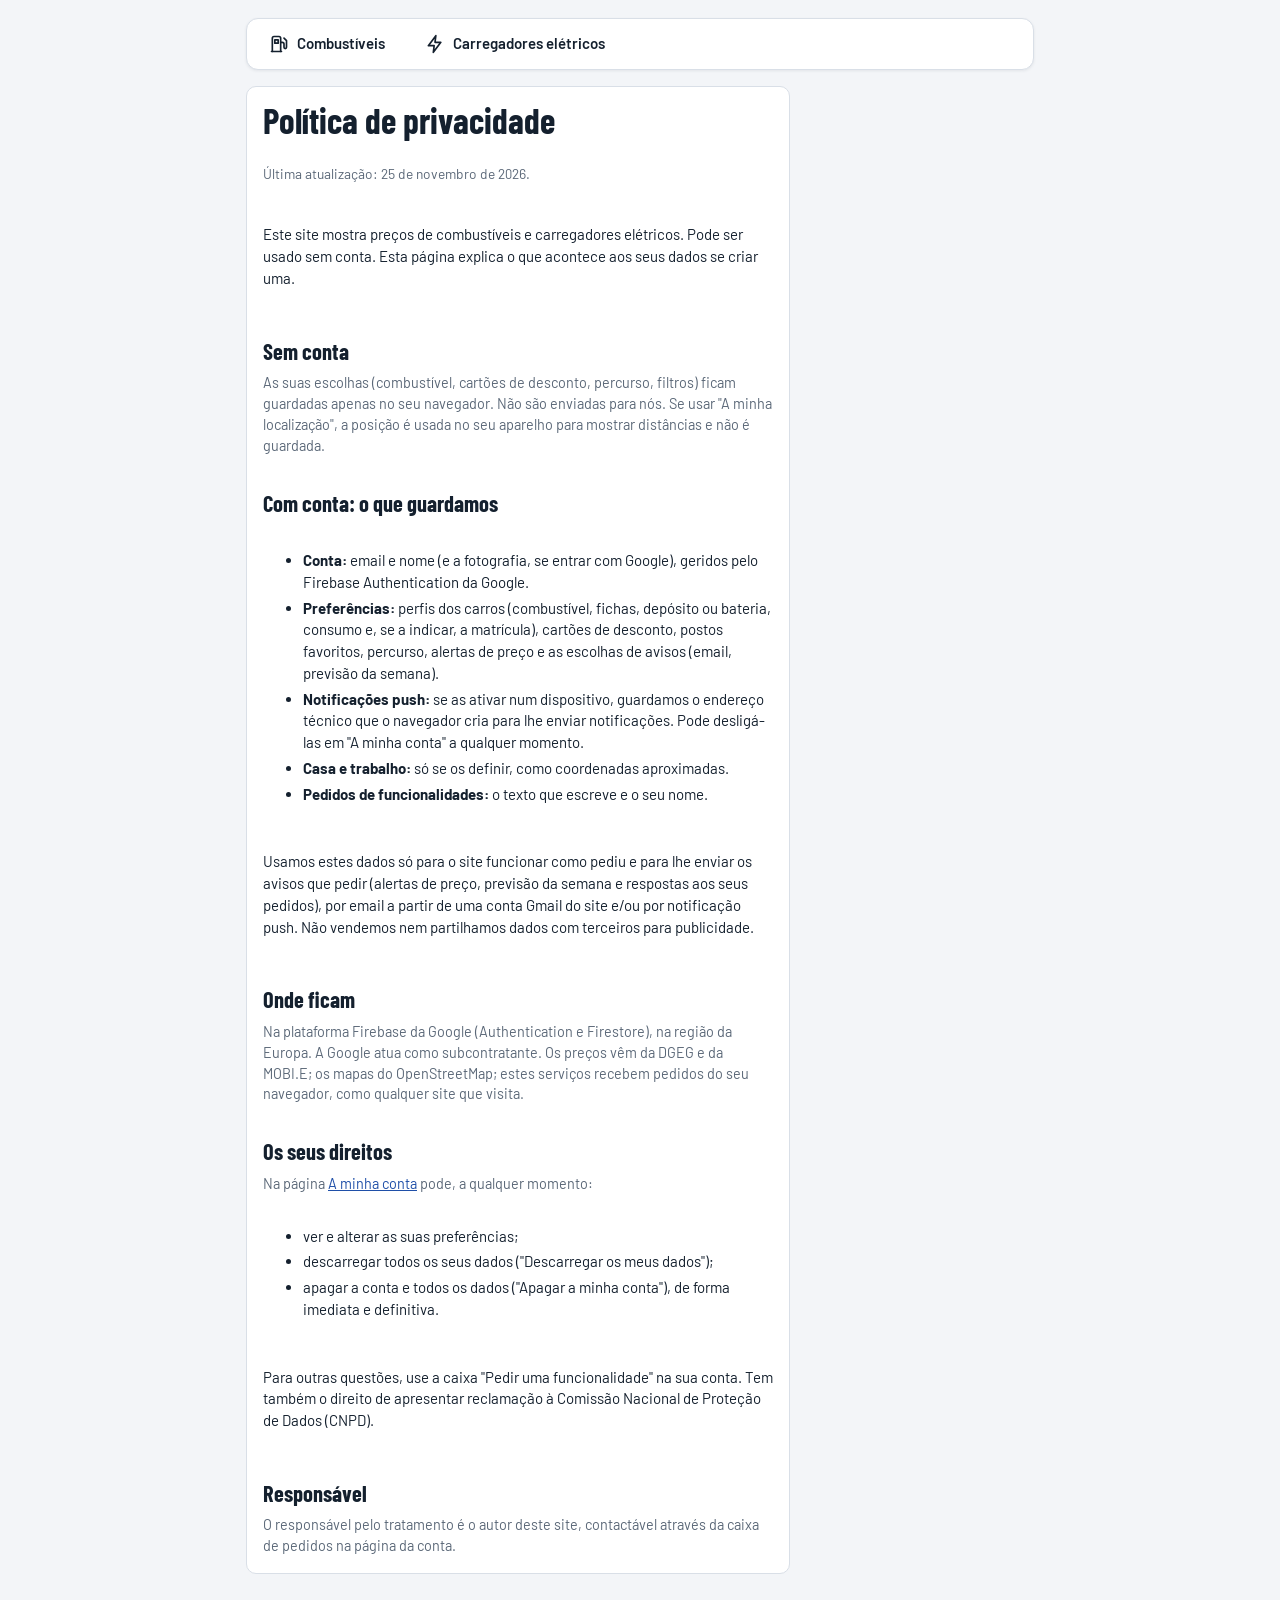
<file: privacidade.html>
<!doctype html>
<html lang="pt-PT">
<head>
<meta charset="utf-8">
<meta name="viewport" content="width=device-width,initial-scale=1,viewport-fit=cover">
<link rel="manifest" href="manifest.webmanifest">
<meta name="theme-color" content="#1f4fa8">
<link rel="icon" href="icons/favicon-32.png" sizes="32x32">
<link rel="apple-touch-icon" href="icons/apple-touch-icon.png">
<title>Privacidade · Postos de Abastecimento</title>
<link rel="stylesheet" href="https://fonts.googleapis.com/css2?family=Barlow+Condensed:wght@600;700&family=Barlow:wght@400;500;600&family=Inter:wght@500;600&display=swap">
<style>
/* Layout: coluna única de cartões — entrar/registar, ou perfis, favoritos, locais, alertas, pedidos e privacidade */
*,*::before,*::after{box-sizing:border-box}
:root{
  --bg:#f3f5f8; --surface:#ffffff; --fg:#14202e; --muted:#5b6878; --line:#d9dfe7;
  --accent:#1f4fa8; --accent-soft:#e3ebf8; --good:#1d7a46; --bad:#b3261e; --sel:#e8a317;
  --display:"Barlow Condensed","Arial Narrow",system-ui,sans-serif;
  --body:"Barlow",system-ui,-apple-system,sans-serif;
  --mono:"Inter",system-ui,sans-serif;font-variant-numeric:tabular-nums;
  color-scheme:light;
}
@media (prefers-color-scheme:dark){:root{
  --bg:#0f1520; --surface:#172030; --fg:#e7edf5; --muted:#9aa8b9; --line:#2a3647;
  --accent:#7fa8ec; --accent-soft:#1f2e48; --good:#5cc98a; --bad:#f2847b; --sel:#f0b43a; color-scheme:dark}}
body{margin:0;background:var(--bg);color:var(--fg);font-family:var(--body);font-size:15px;line-height:1.45}
[hidden]{display:none!important}
.wrap{max-width:820px;margin:0 auto;padding-block:18px 48px;padding-left:max(16px,env(safe-area-inset-left,0px));padding-right:max(16px,env(safe-area-inset-right,0px));display:grid;gap:16px}
nav.tabs{display:inline-flex;gap:4px;padding:4px;background:var(--surface);border:1px solid var(--line);border-radius:12px;box-shadow:0 1px 3px rgba(20,32,46,.08);max-width:100%}
nav.tabs a{display:inline-flex;align-items:center;gap:8px;padding:10px 18px;border-radius:9px;text-decoration:none;color:var(--fg);font-weight:600;white-space:nowrap}
nav.tabs a:hover{background:var(--accent-soft)}
nav.tabs svg{width:20px;height:20px}
@media (max-width:520px){nav.tabs a{padding:10px 10px;font-size:.92rem}}
h1{font-family:var(--display);font-size:2.2rem;line-height:1;margin:0}
h2{font-family:var(--display);font-size:1.4rem;margin:0}
.sub{color:var(--muted);margin:4px 0 0}
.card{background:var(--surface);border:1px solid var(--line);border-radius:10px;padding:16px;display:grid;gap:12px;min-width:0}
.card h2+p{margin:-6px 0 0;color:var(--muted);font-size:.9rem}
label.f{display:grid;gap:4px;font-weight:600;font-size:.9rem}
input[type=text],input[type=email],input[type=password],input[type=number],select,textarea{font:inherit;font-weight:400;padding:10px 12px;border:1px solid var(--line);border-radius:8px;background:var(--bg);color:var(--fg);width:100%}
textarea{min-height:110px;resize:vertical}
:focus-visible{outline:2px solid var(--accent);outline-offset:2px}
.row{display:flex;flex-wrap:wrap;gap:10px;align-items:center}
.grid2{display:grid;grid-template-columns:1fr 1fr;gap:10px}
@media (max-width:560px){.grid2{grid-template-columns:1fr}}
.btn{font:inherit;font-weight:600;font-size:.92rem;border-radius:8px;padding:9px 16px;cursor:pointer;border:1px solid var(--accent);background:var(--accent);color:var(--surface);text-decoration:none;display:inline-flex;align-items:center;gap:8px;justify-content:center}
.btn.ghost{background:transparent;color:var(--accent)}
.btn.danger{background:transparent;color:var(--bad);border-color:var(--bad)}
.btn.google{background:var(--surface);color:var(--fg);border-color:var(--line);width:100%;padding:11px}
.btn:disabled{opacity:.5;cursor:default}
.or{display:flex;align-items:center;gap:10px;color:var(--muted);font-size:.85rem}
.or::before,.or::after{content:"";flex:1;border-top:1px solid var(--line)}
.msg{font-size:.88rem;min-height:1.2em}
.msg.err{color:var(--bad)} .msg.ok{color:var(--good)}
.prof{border:1px solid var(--line);border-radius:8px;padding:12px;display:grid;gap:10px;background:var(--bg)}
.prof.active{border-color:var(--accent);box-shadow:inset 3px 0 0 var(--accent)}
.prof header{display:flex;align-items:center;gap:10px;flex-wrap:wrap}
.prof header strong{font-size:1.05rem}
.pill{font-size:.72rem;border-radius:999px;padding:2px 9px;border:1px solid var(--line);color:var(--muted)}
.pill.on{background:var(--accent);border-color:var(--accent);color:var(--surface)}
.chk{display:flex;flex-wrap:wrap;gap:6px 14px}
.chk label{display:inline-flex;align-items:center;gap:6px;font-weight:400}
.list{display:grid;gap:6px}
.li{display:flex;align-items:center;gap:10px;border:1px solid var(--line);border-radius:8px;padding:8px 10px;background:var(--bg);flex-wrap:wrap}
.li .t{flex:1 1 200px;min-width:0;overflow-wrap:anywhere}
.li a{color:var(--accent);font-weight:600;text-decoration:none}
.muted{color:var(--muted);font-size:.86rem}
.kind{font-size:.72rem;border-radius:4px;padding:1px 6px;color:#fff}
.kind.fuel{background:#1d1f23}.kind.ev{background:#1d8a4a}
.state{font-size:.72rem;border-radius:999px;padding:1px 8px;background:var(--accent-soft);color:var(--accent)}
a{color:var(--accent)}
</style>
<style>.prose{max-width:68ch}.prose h2{margin-top:18px}.prose li{margin:4px 0}</style>
<link rel="stylesheet" href="mobile.css">
</head>
<body>
<div class="wrap">
  <nav class="tabs" aria-label="Secções"><a href="./"><svg viewBox="0 0 24 24" fill="none" stroke="currentColor" stroke-width="2" stroke-linecap="round" stroke-linejoin="round" aria-hidden="true"><path d="M4 21V5a2 2 0 0 1 2-2h6a2 2 0 0 1 2 2v16"/><path d="M3 21h12"/><path d="M7 7h4v4H7z"/><path d="M14 10h2a2 2 0 0 1 2 2v4a1.5 1.5 0 0 0 3 0V8l-3-3"/></svg>Combustíveis</a><a href="carregadores.html"><svg viewBox="0 0 24 24" fill="none" stroke="currentColor" stroke-width="2" stroke-linecap="round" stroke-linejoin="round" aria-hidden="true"><path d="M13 2 4 14h7l-1 8 9-12h-7z"/></svg><span>Carregadores<span class="tl-x"> elétricos</span></span></a></nav>
  <article class="card prose">
    <h1>Política de privacidade</h1>
    <p class="muted">Última atualização: 25 de novembro de 2026.</p>
    <p>Este site mostra preços de combustíveis e carregadores elétricos. Pode ser usado sem conta. Esta página explica o que acontece aos seus dados se criar uma.</p>

    <h2>Sem conta</h2>
    <p>As suas escolhas (combustível, cartões de desconto, percurso, filtros) ficam guardadas apenas no seu navegador. Não são enviadas para nós. Se usar "A minha localização", a posição é usada no seu aparelho para mostrar distâncias e não é guardada.</p>

    <h2>Com conta: o que guardamos</h2>
    <ul>
      <li><strong>Conta:</strong> email e nome (e a fotografia, se entrar com Google), geridos pelo Firebase Authentication da Google.</li>
      <li><strong>Preferências:</strong> perfis dos carros (combustível, fichas, depósito ou bateria, consumo e, se a indicar, a matrícula), cartões de desconto, postos favoritos, percurso, alertas de preço e as escolhas de avisos (email, previsão da semana).</li>
      <li><strong>Notificações push:</strong> se as ativar num dispositivo, guardamos o endereço técnico que o navegador cria para lhe enviar notificações. Pode desligá-las em "A minha conta" a qualquer momento.</li>
      <li><strong>Casa e trabalho:</strong> só se os definir, como coordenadas aproximadas.</li>
      <li><strong>Pedidos de funcionalidades:</strong> o texto que escreve e o seu nome.</li>
    </ul>
    <p>Usamos estes dados só para o site funcionar como pediu e para lhe enviar os avisos que pedir (alertas de preço, previsão da semana e respostas aos seus pedidos), por email a partir de uma conta Gmail do site e/ou por notificação push. Não vendemos nem partilhamos dados com terceiros para publicidade.</p>

    <h2>Onde ficam</h2>
    <p>Na plataforma Firebase da Google (Authentication e Firestore), na região da Europa. A Google atua como subcontratante. Os preços vêm da DGEG e da MOBI.E; os mapas do OpenStreetMap; estes serviços recebem pedidos do seu navegador, como qualquer site que visita.</p>

    <h2>Os seus direitos</h2>
    <p>Na página <a href="conta.html">A minha conta</a> pode, a qualquer momento:</p>
    <ul>
      <li>ver e alterar as suas preferências;</li>
      <li>descarregar todos os seus dados ("Descarregar os meus dados");</li>
      <li>apagar a conta e todos os dados ("Apagar a minha conta"), de forma imediata e definitiva.</li>
    </ul>
    <p>Para outras questões, use a caixa "Pedir uma funcionalidade" na sua conta. Tem também o direito de apresentar reclamação à Comissão Nacional de Proteção de Dados (CNPD).</p>

    <h2>Responsável</h2>
    <p>O responsável pelo tratamento é o autor deste site, contactável através da caixa de pedidos na página da conta.</p>
  </article>
</div>
</body>
</html>
</file>
<file: mobile.css>
/* Ajustes para telemóvel, partilhados por todas as páginas.
   Objetivo: o mapa e a lista aparecem cedo, cada posto ocupa menos altura e os botões são fáceis de tocar. */
.tl-x{display:inline}
.tl-m{display:none}
.mjump{display:none}
@media (max-width:600px){
  body{font-size:15px}
  body .wrap{padding-block:10px 88px;gap:12px}

  /* Topo: separadores e botões mais baixos, sem a frase de apresentação */
  body .tl-x{display:none}
  body nav.tabs a{padding:8px 6px;font-size:.92rem;gap:6px}
  body nav.tabs svg{width:18px;height:18px}
  body .tl-m{display:inline}
  /* Duas linhas arrumadas: separadores a toda a largura; por baixo, Cartões | perfil (estica) | conta */
  body .topbar{display:grid;grid-template-columns:minmax(0,1fr);gap:8px}
  body nav.tabs{display:flex;width:100%;box-sizing:border-box}
  body nav.tabs a{flex:1}
  body .topright{display:flex;flex-wrap:nowrap;align-items:center;gap:6px;width:100%;margin:0;justify-content:flex-start}
  body .topright .discbtn{flex:none;padding:8px 12px;font-size:.88rem;border-radius:10px;min-height:42px}
  body .topright .acct{flex:1;min-width:0;display:flex;justify-content:flex-end;gap:6px}
  body .topright .acctprof{flex:1;min-width:0;display:flex}
  body .topright .acctprof select{width:100%;max-width:none;min-height:42px;padding:6px 8px;font-size:.88rem}
  body .topright .acctbtn{min-height:42px;padding:6px 14px;box-sizing:border-box}
  body .topright .acctbtn.me{padding:4px}
  body header{gap:6px}
  body h1{font-size:1.65rem}
  body .sub{display:none}
  body .note{font-size:.74rem;padding:6px 10px;line-height:1.35}
  body .prevban{padding:8px 10px;gap:8px;font-size:.88rem}

  /* Filtros */
  body .row{gap:8px}
  body .scope,body .search{padding:9px 10px;flex-basis:100%}
  body .filters{gap:6px}
  body .dd-btn{min-height:44px;padding:5px 8px 5px 10px}
  body .dd-v{font-size:.88rem}

  /* Mapa: ocupa metade do ecrã; o texto de ajuda por baixo fica escondido */
  body #map,body .leftcol #map{height:52vh;min-height:300px}
  body .mapbox{padding:4px}
  body .cap>span:first-child{display:none}

  /* Percurso: sem o texto de explicação (fica só o título e as paragens) */
  body .traydesc{display:none}
  body .tray{padding:10px}

  /* Lista de postos de combustível */
  body .st{gap:8px;padding:10px 10px 4px}
  body .brand{min-width:44px;max-width:72px;font-size:.7rem;padding:3px 5px}
  body .st h3{font-size:.95rem}
  body .addr{font-size:.8rem}
  body .st .disc{display:none}             /* o resumo do desconto já está no preço e em "Como obter" */
  body .ps-l{font-size:.62rem}
  body .ps-pay .pv{font-size:1.05rem}
  body .discd{margin:0 10px 6px}
  body .gm{padding:2px 10px 10px;gap:4px 14px}
  body .gm a.gmview{display:none}            /* "Navegar até aqui" chega no telemóvel */
  body .gm a,body .gm .favbtn,body .links a,body .links button{padding:6px 0}
  body .gm a.enter{padding:7px 12px}

  /* Lista de carregadores */
  body .pricesum{font-family:var(--body);font-size:.8rem}
  body .sock{font-size:.74rem;padding:2px 6px}
  body .links a.gmview{display:none}

  /* Botão flutuante para saltar entre o mapa e a lista */
  body .mjump{display:inline-flex;align-items:center;gap:6px;position:fixed;right:16px;bottom:calc(16px + env(safe-area-inset-bottom,0px));z-index:1100;
    font:inherit;font-weight:600;font-size:.9rem;padding:11px 16px;border-radius:999px;border:0;background:var(--accent);color:var(--surface);
    box-shadow:0 6px 18px rgba(0,0,0,.25);cursor:pointer}
  body .mjump[hidden]{display:none}

  /* Ficha do posto: botões em grelha de duas colunas */
  body .card{padding:12px}
  body .actions{display:grid;grid-template-columns:1fr 1fr;gap:6px}
  body .actions>*{justify-content:center;text-align:center;padding:9px 6px;font-size:.84rem}
  body .actions>.btn:not(.ghost){grid-column:1/-1}
}
</file>
